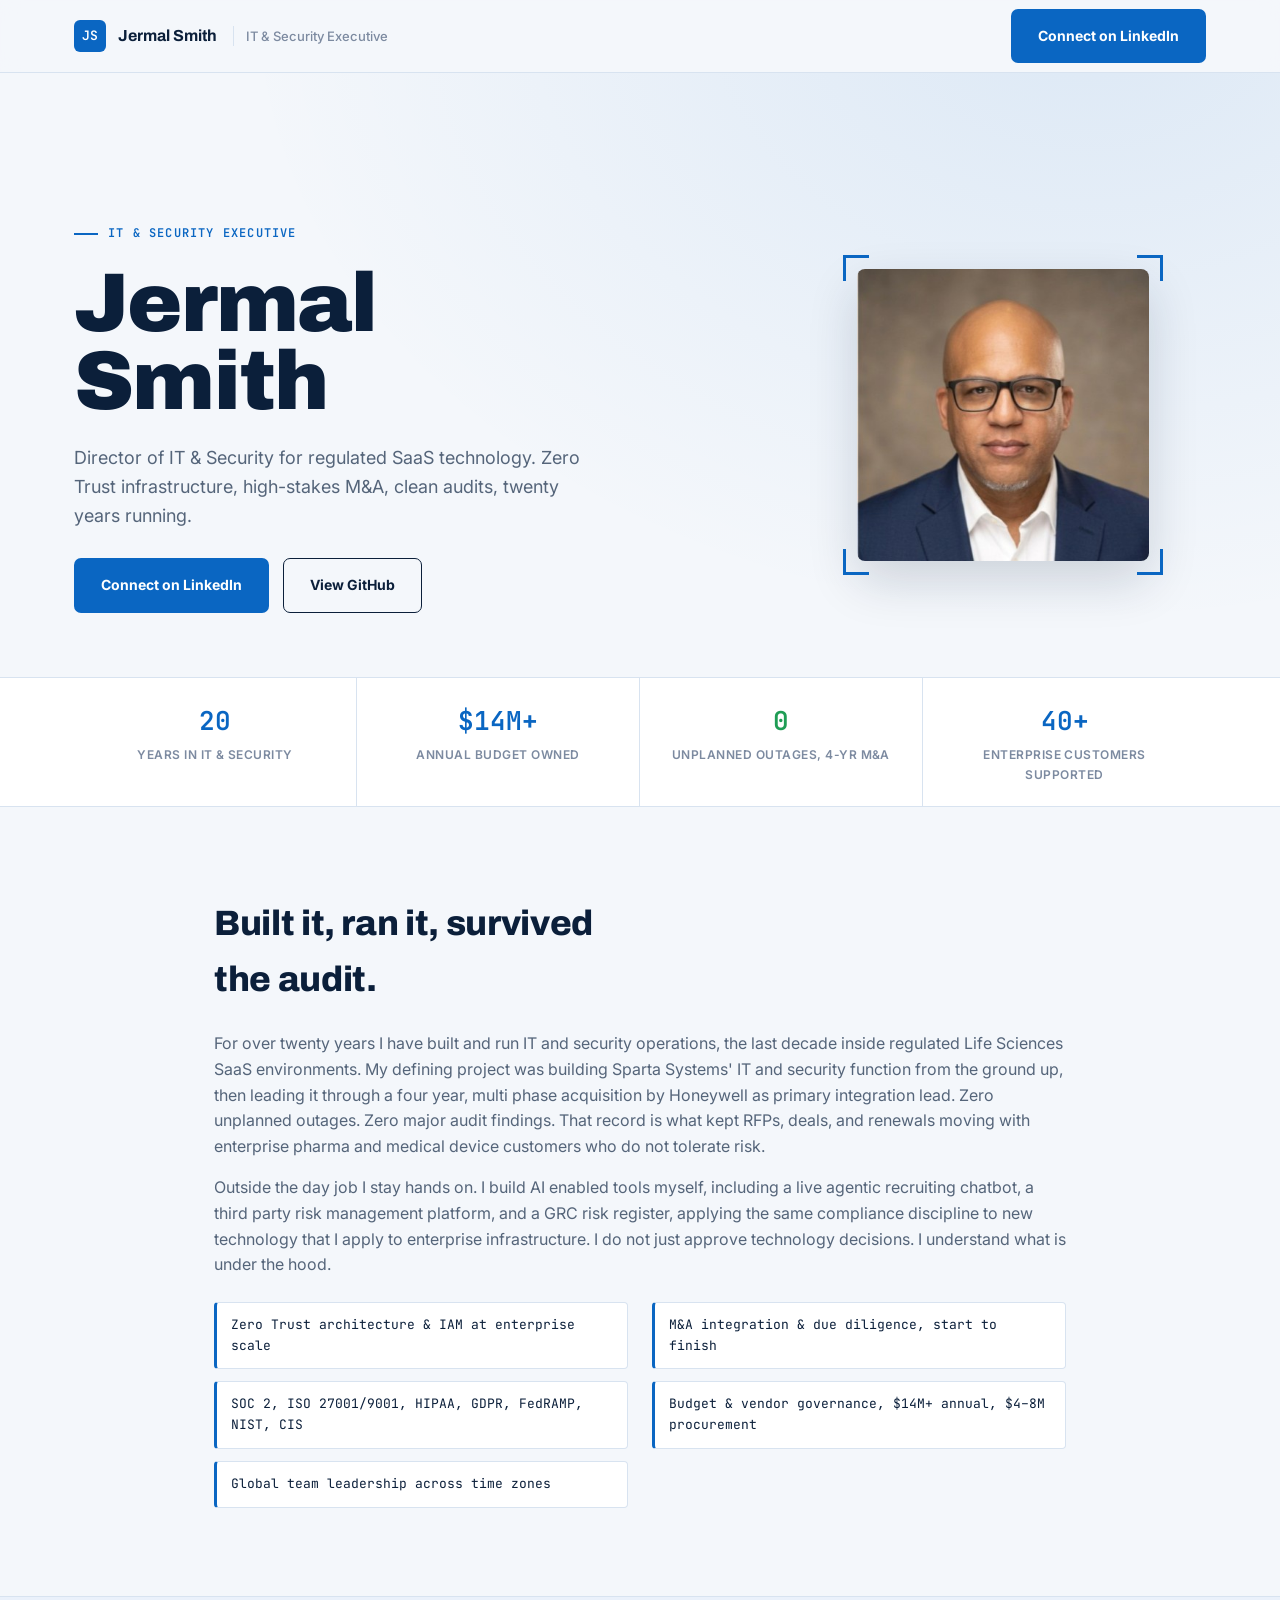
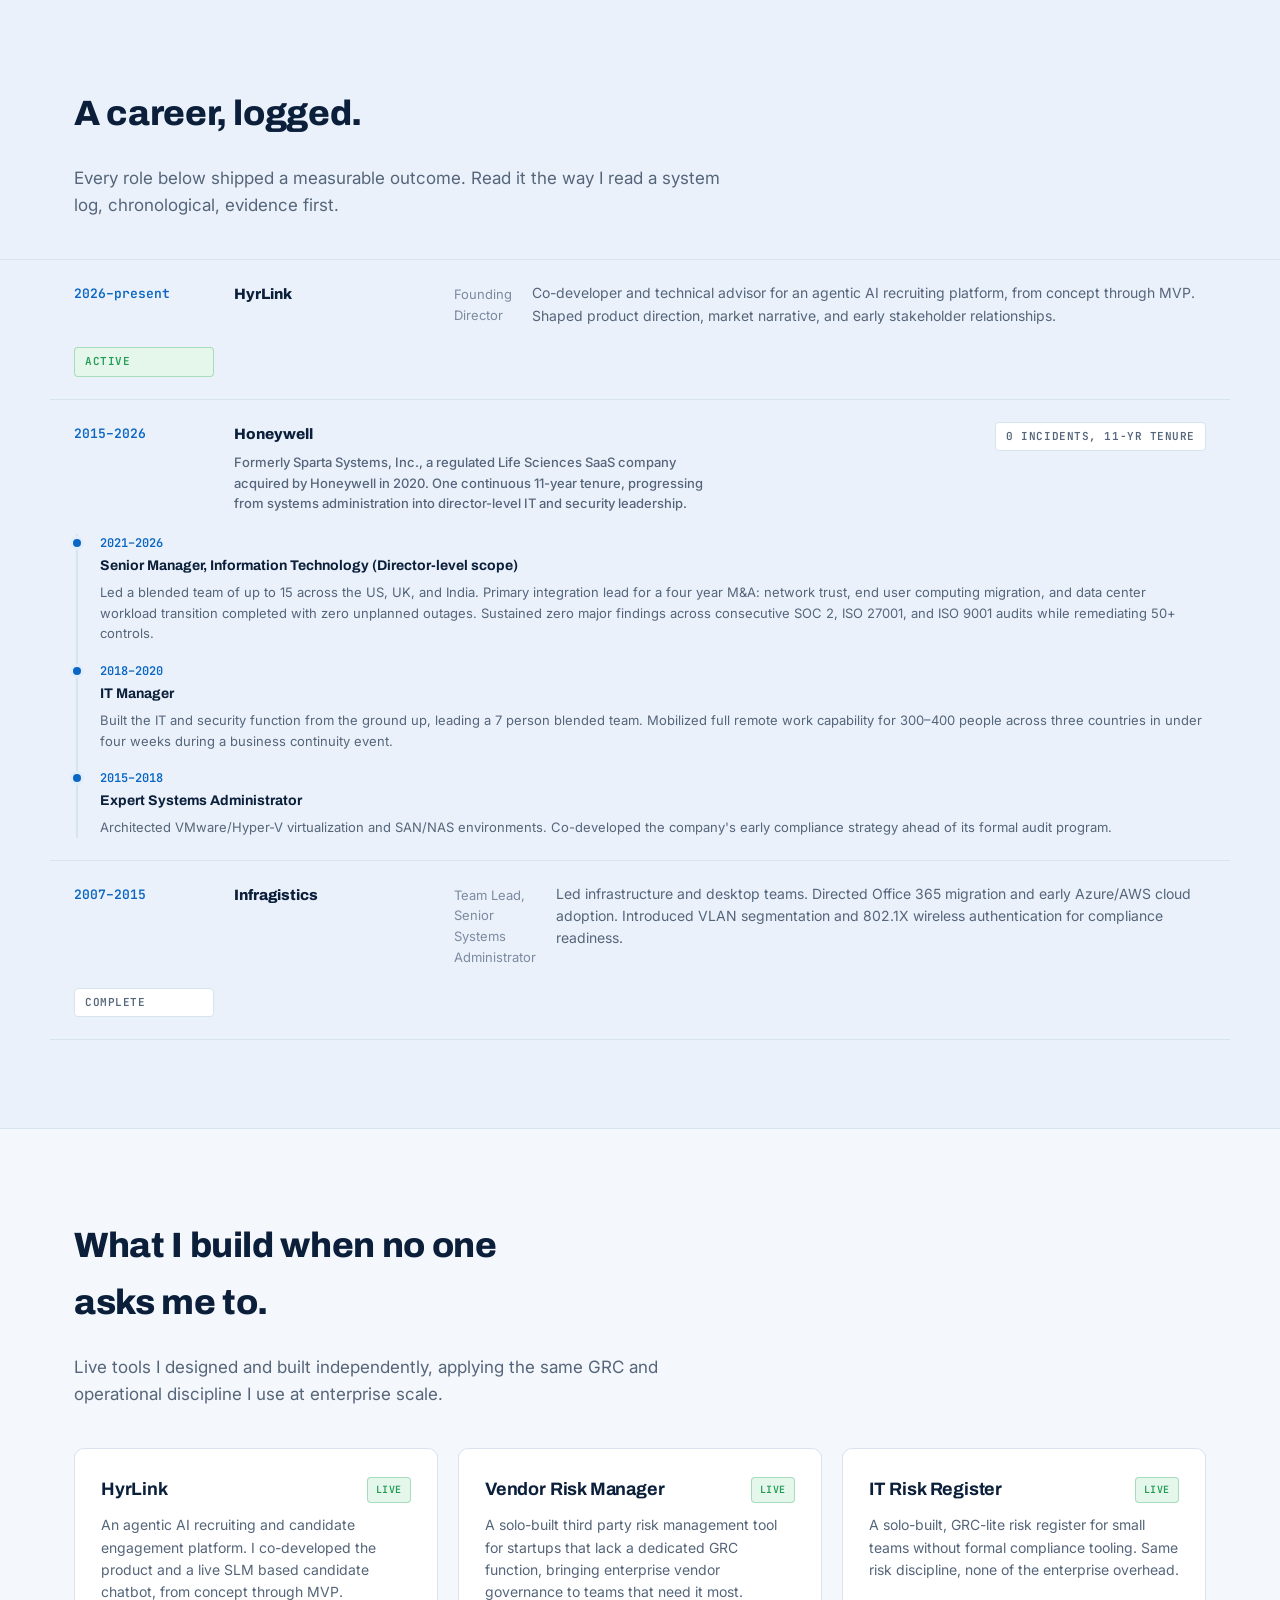
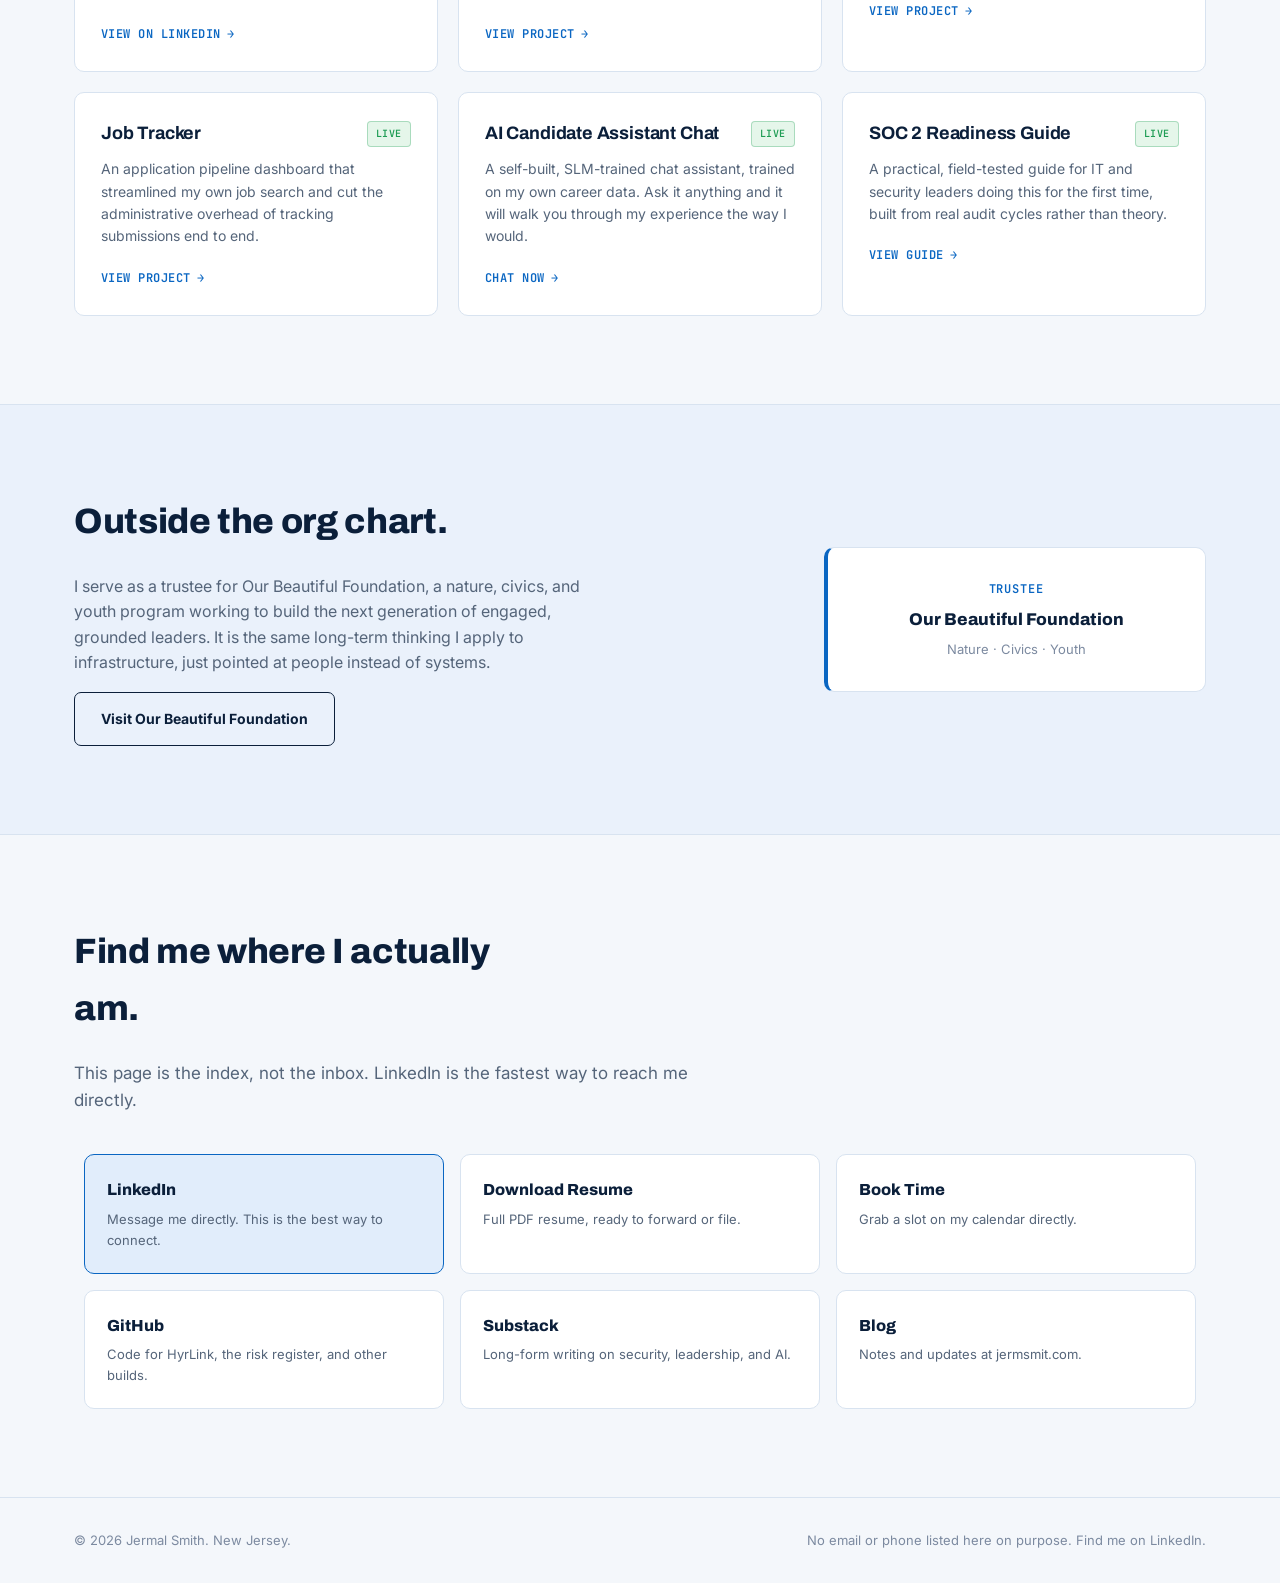
<file: index.html>
<!DOCTYPE html>
<html lang="en">
<head>
<meta charset="UTF-8">
<meta name="viewport" content="width=device-width, initial-scale=1.0">
<title>Jermal Smith — IT & Security Executive</title>
<meta name="description" content="Jermal Smith. Director of IT & Security. Zero Trust architecture, M&A integration, and 20 years leading regulated SaaS technology teams.">

<link rel="preconnect" href="https://fonts.googleapis.com">
<link rel="preconnect" href="https://fonts.gstatic.com" crossorigin>
<link href="https://fonts.googleapis.com/css2?family=Archivo:wght@700;800;900&family=Inter:wght@400;500;600;700&family=JetBrains+Mono:wght@400;500;600&display=swap" rel="stylesheet">

<link rel="stylesheet" href="css/styles.css">
</head>
<body>

<a class="skip-link" href="#main">Skip to main content</a>

<header class="site-header">
  <div class="wrap header-inner">
    <a class="brand" href="#top">
      <span class="brand-mark" aria-hidden="true">JS</span>
      <span class="brand-name">Jermal Smith</span>
      <span class="brand-title">IT &amp; Security Executive</span>
    </a>
    <a class="btn btn-primary btn-ribbon" href="https://www.linkedin.com/in/jermsmit/" target="_blank" rel="noopener">Connect on LinkedIn</a>
  </div>
</header>

<main id="main">

  <!-- HERO -->
  <section id="top" class="hero">
    <div class="wrap hero-grid">
      <div class="hero-copy">
        <p class="eyebrow">
          <span class="eyebrow-dash" aria-hidden="true"></span>
          IT &amp; Security Executive
        </p>
        <h1>Jermal<br>Smith</h1>
        <p class="hero-sub">
          Director of IT &amp; Security for regulated SaaS technology. Zero Trust
          infrastructure, high-stakes M&amp;A, clean audits, twenty years running.
        </p>
        <div class="hero-actions">
          <a class="btn btn-primary" href="https://www.linkedin.com/in/jermsmit/" target="_blank" rel="noopener">Connect on LinkedIn</a>
          <a class="btn btn-ghost" href="https://github.com/jermsmit/" target="_blank" rel="noopener">View GitHub</a>
        </div>
      </div>
      <div class="hero-portrait">
        <div class="portrait-frame">
          <span class="corner corner-tl" aria-hidden="true"></span>
          <span class="corner corner-tr" aria-hidden="true"></span>
          <span class="corner corner-bl" aria-hidden="true"></span>
          <span class="corner corner-br" aria-hidden="true"></span>
          <img src="assets/profile.jpg" alt="Portrait of Jermal Smith" width="440" height="440">
        </div>
      </div>
    </div>

    <div class="status-bar" role="group" aria-label="Career metrics">
      <div class="wrap status-bar-inner">
        <div class="stat">
          <span class="stat-value">20</span>
          <span class="stat-label">years in IT &amp; security</span>
        </div>
        <div class="stat">
          <span class="stat-value">$14M+</span>
          <span class="stat-label">annual budget owned</span>
        </div>
        <div class="stat">
          <span class="stat-value stat-signal">0</span>
          <span class="stat-label">unplanned outages, 4-yr M&amp;A</span>
        </div>
        <div class="stat">
          <span class="stat-value">40+</span>
          <span class="stat-label">enterprise customers supported</span>
        </div>
      </div>
    </div>
  </section>

  <!-- ABOUT -->
  <section id="about" class="section">
    <div class="wrap about-grid">
      <h2 class="section-heading">Built it, ran it, survived the audit.</h2>
      <div class="about-body">
        <p>
          For over twenty years I have built and run IT and security operations, the
          last decade inside regulated Life Sciences SaaS environments. My defining
          project was building Sparta Systems' IT and security function from the
          ground up, then leading it through a four year, multi phase acquisition by
          Honeywell as primary integration lead. Zero unplanned outages. Zero major
          audit findings. That record is what kept RFPs, deals, and renewals moving
          with enterprise pharma and medical device customers who do not tolerate risk.
        </p>
        <p>
          Outside the day job I stay hands on. I build AI enabled tools myself,
          including a live agentic recruiting chatbot, a third party risk management
          platform, and a GRC risk register, applying the same compliance discipline
          to new technology that I apply to enterprise infrastructure. I do not just
          approve technology decisions. I understand what is under the hood.
        </p>
        <ul class="competency-list">
          <li>Zero Trust architecture &amp; IAM at enterprise scale</li>
          <li>M&amp;A integration &amp; due diligence, start to finish</li>
          <li>SOC 2, ISO 27001/9001, HIPAA, GDPR, FedRAMP, NIST, CIS</li>
          <li>Budget &amp; vendor governance, $14M+ annual, $4&#8211;8M procurement</li>
          <li>Global team leadership across time zones</li>
        </ul>
      </div>
    </div>
  </section>

  <!-- TRACK RECORD / LOG STRIP -->
  <section id="record" class="section section-alt">
    <div class="wrap">
      <h2 class="section-heading">A career, logged.</h2>
      <p class="section-lede">
        Every role below shipped a measurable outcome. Read it the way I read a
        system log, chronological, evidence first.
      </p>
    </div>

    <div class="log" role="list">

      <div class="log-entry" role="listitem">
        <span class="log-time">2026&#8211;present</span>
        <span class="log-org">HyrLink</span>
        <span class="log-role">Founding Director</span>
        <p class="log-detail">Co-developer and technical advisor for an agentic AI recruiting platform, from concept through MVP. Shaped product direction, market narrative, and early stakeholder relationships.</p>
        <span class="log-tag log-tag-active">active</span>
      </div>

      <div class="log-entry log-entry-grouped" role="listitem">
        <span class="log-time">2015&#8211;2026</span>
        <div class="log-org-block">
          <span class="log-org">Honeywell</span>
          <span class="log-org-note">Formerly Sparta Systems, Inc., a regulated Life Sciences SaaS company acquired by Honeywell in 2020. One continuous 11-year tenure, progressing from systems administration into director-level IT and security leadership.</span>
        </div>
        <span class="log-tag log-tag-complete">0 incidents, 11-yr tenure</span>

        <div class="log-roles">
          <div class="log-role-item">
            <span class="log-role-time">2021&#8211;2026</span>
            <span class="log-role-title">Senior Manager, Information Technology (Director-level scope)</span>
            <p class="log-role-detail">Led a blended team of up to 15 across the US, UK, and India. Primary integration lead for a four year M&amp;A: network trust, end user computing migration, and data center workload transition completed with zero unplanned outages. Sustained zero major findings across consecutive SOC 2, ISO 27001, and ISO 9001 audits while remediating 50+ controls.</p>
          </div>
          <div class="log-role-item">
            <span class="log-role-time">2018&#8211;2020</span>
            <span class="log-role-title">IT Manager</span>
            <p class="log-role-detail">Built the IT and security function from the ground up, leading a 7 person blended team. Mobilized full remote work capability for 300&#8211;400 people across three countries in under four weeks during a business continuity event.</p>
          </div>
          <div class="log-role-item">
            <span class="log-role-time">2015&#8211;2018</span>
            <span class="log-role-title">Expert Systems Administrator</span>
            <p class="log-role-detail">Architected VMware/Hyper-V virtualization and SAN/NAS environments. Co-developed the company's early compliance strategy ahead of its formal audit program.</p>
          </div>
        </div>
      </div>

      <div class="log-entry" role="listitem">
        <span class="log-time">2007&#8211;2015</span>
        <span class="log-org">Infragistics</span>
        <span class="log-role">Team Lead, Senior Systems Administrator</span>
        <p class="log-detail">Led infrastructure and desktop teams. Directed Office 365 migration and early Azure/AWS cloud adoption. Introduced VLAN segmentation and 802.1X wireless authentication for compliance readiness.</p>
        <span class="log-tag log-tag-complete">complete</span>
      </div>

    </div>
  </section>

  <!-- PROJECTS -->
  <section id="projects" class="section">
    <div class="wrap">
      <h2 class="section-heading">What I build when no one asks me to.</h2>
      <p class="section-lede">
        Live tools I designed and built independently, applying the same GRC and
        operational discipline I use at enterprise scale.
      </p>

      <div class="project-grid">

        <a class="project-card" href="https://www.linkedin.com/company/hyrlink/" target="_blank" rel="noopener">
          <div class="project-top">
            <h3>HyrLink</h3>
            <span class="project-tag">live</span>
          </div>
          <p>An agentic AI recruiting and candidate engagement platform. I co-developed the product and a live SLM based candidate chatbot, from concept through MVP.</p>
          <span class="project-link">View on LinkedIn <span aria-hidden="true">&#8594;</span></span>
        </a>

        <a class="project-card" href="https://jermsmit.github.io/vendor-risk-marketing/" target="_blank" rel="noopener">
          <div class="project-top">
            <h3>Vendor Risk Manager</h3>
            <span class="project-tag">live</span>
          </div>
          <p>A solo-built third party risk management tool for startups that lack a dedicated GRC function, bringing enterprise vendor governance to teams that need it most.</p>
          <span class="project-link">View project <span aria-hidden="true">&#8594;</span></span>
        </a>

        <a class="project-card" href="https://jermsmit.github.io/it-risk-register-marketing/" target="_blank" rel="noopener">
          <div class="project-top">
            <h3>IT Risk Register</h3>
            <span class="project-tag">live</span>
          </div>
          <p>A solo-built, GRC-lite risk register for small teams without formal compliance tooling. Same risk discipline, none of the enterprise overhead.</p>
          <span class="project-link">View project <span aria-hidden="true">&#8594;</span></span>
        </a>

        <a class="project-card" href="https://jermsmit.github.io/job-tracker-marketing/" target="_blank" rel="noopener">
          <div class="project-top">
            <h3>Job Tracker</h3>
            <span class="project-tag">live</span>
          </div>
          <p>An application pipeline dashboard that streamlined my own job search and cut the administrative overhead of tracking submissions end to end.</p>
          <span class="project-link">View project <span aria-hidden="true">&#8594;</span></span>
        </a>

        <a class="project-card" href="https://mr.jermsmit.com/" target="_blank" rel="noopener">
          <div class="project-top">
            <h3>AI Candidate Assistant Chat</h3>
            <span class="project-tag">live</span>
          </div>
          <p>A self-built, SLM-trained chat assistant, trained on my own career data. Ask it anything and it will walk you through my experience the way I would.</p>
          <span class="project-link">Chat now <span aria-hidden="true">&#8594;</span></span>
        </a>

        <a class="project-card" href="https://jermsmit.github.io/soc2-readiness-guide/" target="_blank" rel="noopener">
          <div class="project-top">
            <h3>SOC 2 Readiness Guide</h3>
            <span class="project-tag">live</span>
          </div>
          <p>A practical, field-tested guide for IT and security leaders doing this for the first time, built from real audit cycles rather than theory.</p>
          <span class="project-link">View guide <span aria-hidden="true">&#8594;</span></span>
        </a>

      </div>
    </div>
  </section>

  <!-- COMMUNITY -->
  <section id="community" class="section section-alt">
    <div class="wrap community-grid">
      <div class="community-copy">
        <h2 class="section-heading">Outside the org chart.</h2>
        <p>
          I serve as a trustee for Our Beautiful Foundation, a nature, civics, and
          youth program working to build the next generation of engaged, grounded
          leaders. It is the same long-term thinking I apply to infrastructure,
          just pointed at people instead of systems.
        </p>
        <a class="btn btn-ghost" href="https://america.ourbeautiful.org/" target="_blank" rel="noopener">Visit Our Beautiful Foundation</a>
      </div>
      <div class="community-badge" aria-hidden="true">
        <span class="badge-role">Trustee</span>
        <span class="badge-org">Our Beautiful Foundation</span>
        <span class="badge-focus">Nature &middot; Civics &middot; Youth</span>
      </div>
    </div>
  </section>

  <!-- CONNECT -->
  <section id="connect" class="section connect-section">
    <div class="wrap">
      <h2 class="section-heading">Find me where I actually am.</h2>
      <p class="section-lede">
        This page is the index, not the inbox. LinkedIn is the fastest way to
        reach me directly.
      </p>

      <div class="connect-grid">
        <a class="connect-card connect-primary" href="https://www.linkedin.com/in/jermsmit/" target="_blank" rel="noopener">
          <span class="connect-label">LinkedIn</span>
          <span class="connect-desc">Message me directly. This is the best way to connect.</span>
        </a>
        <a class="connect-card" href="assets/jermal_smith_resume.pdf" download="Jermal_Smith_Resume.pdf">
          <span class="connect-label">Download Resume</span>
          <span class="connect-desc">Full PDF resume, ready to forward or file.</span>
        </a>
        <a class="connect-card" href="https://calendly.com/jermalsmith/" target="_blank" rel="noopener">
          <span class="connect-label">Book Time</span>
          <span class="connect-desc">Grab a slot on my calendar directly.</span>
        </a>
        <a class="connect-card" href="https://github.com/jermsmit/" target="_blank" rel="noopener">
          <span class="connect-label">GitHub</span>
          <span class="connect-desc">Code for HyrLink, the risk register, and other builds.</span>
        </a>
        <a class="connect-card" href="https://jermsmit.substack.com/" target="_blank" rel="noopener">
          <span class="connect-label">Substack</span>
          <span class="connect-desc">Long-form writing on security, leadership, and AI.</span>
        </a>
        <a class="connect-card" href="https://www.jermsmit.com" target="_blank" rel="noopener">
          <span class="connect-label">Blog</span>
          <span class="connect-desc">Notes and updates at jermsmit.com.</span>
        </a>
      </div>
    </div>
  </section>

</main>

<footer class="site-footer">
  <div class="wrap footer-inner">
    <p>&copy; <span id="year"></span> Jermal Smith. New Jersey.</p>
    <p class="footer-note">No email or phone listed here on purpose. Find me on LinkedIn.</p>
  </div>
</footer>

<script src="js/main.js"></script>
</body>
</html>
</file>
<file: css/styles.css>
/* ============================================================
   Jermal Smith — whois.jermsmit.com
   Design system: "Reticle / Corporate" — bold type, LinkedIn-blue
   ============================================================ */

:root {
  /* Color tokens */
  --bg: #f4f7fb;
  --bg-alt: #eaf1fb;
  --panel: #ffffff;
  --line: #d8e3f0;
  --ink: #0b1f3a;
  --dim: #55657a;
  --dim-2: #7c8aa0;
  --accent: #0a66c2;
  --accent-dark: #084d94;
  --accent-soft: #e1edfb;
  --signal: #1f9d55;
  --signal-soft: #e5f6ea;

  /* Type */
  --font-display: 'Archivo', 'Segoe UI', sans-serif;
  --font-body: 'Inter', 'Segoe UI', sans-serif;
  --font-mono: 'JetBrains Mono', 'Courier New', monospace;

  /* Layout */
  --wrap: 1180px;
  --radius: 10px;
}

* { box-sizing: border-box; }

html { scroll-behavior: smooth; }

@media (prefers-reduced-motion: reduce) {
  html { scroll-behavior: auto; }
  * { animation-duration: 0.01ms !important; animation-iteration-count: 1 !important; transition-duration: 0.01ms !important; }
}

body {
  margin: 0;
  background: var(--bg);
  color: var(--ink);
  font-family: var(--font-body);
  line-height: 1.6;
  -webkit-font-smoothing: antialiased;
}

h1, h2, h3 {
  font-family: var(--font-display);
  color: var(--ink);
  margin: 0 0 0.5em;
  letter-spacing: -0.01em;
}

p { margin: 0 0 1em; color: var(--dim); }

a { color: inherit; }

img { max-width: 100%; display: block; }

.wrap {
  max-width: var(--wrap);
  margin: 0 auto;
  padding: 0 24px;
}

.skip-link {
  position: absolute;
  left: -9999px;
  top: 0;
  background: var(--accent);
  color: #fff;
  padding: 12px 20px;
  z-index: 100;
  font-family: var(--font-mono);
  font-weight: 600;
}
.skip-link:focus { left: 24px; top: 24px; }

:focus-visible {
  outline: 2px solid var(--accent);
  outline-offset: 3px;
}

/* ---------- Header ---------- */

.site-header {
  position: sticky;
  top: 0;
  z-index: 50;
  background: rgba(244, 247, 251, 0.9);
  backdrop-filter: blur(10px);
  border-bottom: 1px solid var(--line);
}

.header-inner {
  display: flex;
  align-items: center;
  justify-content: space-between;
  height: 72px;
}

.brand {
  display: flex;
  align-items: center;
  gap: 12px;
  text-decoration: none;
}

.brand-mark {
  font-family: var(--font-mono);
  font-weight: 600;
  font-size: 13px;
  color: #fff;
  background: var(--accent);
  width: 32px;
  height: 32px;
  display: flex;
  align-items: center;
  justify-content: center;
  border-radius: 6px;
}

.brand-name {
  font-family: var(--font-display);
  font-weight: 700;
  color: var(--ink);
  font-size: 16px;
}

.brand-title {
  font-size: 13px;
  color: var(--dim-2);
  font-weight: 500;
  padding-left: 12px;
  margin-left: 4px;
  border-left: 1px solid var(--line);
}

.btn-ribbon {
  padding: 10px 20px;
  font-size: 13px;
}

@media (max-width: 640px) {
  .brand-title { display: none; }
  .btn-ribbon { padding: 9px 14px; font-size: 12px; }
}

/* ---------- Hero ---------- */

.hero {
  padding-top: 72px;
  border-bottom: 1px solid var(--line);
  background:
    radial-gradient(ellipse at 85% -10%, rgba(10,102,194,0.10), transparent 55%),
    var(--bg);
}

.hero-grid {
  display: grid;
  grid-template-columns: 1.25fr 0.75fr;
  gap: 48px;
  align-items: center;
  padding: 72px 24px 64px;
}

.eyebrow {
  display: inline-flex;
  align-items: center;
  gap: 10px;
  font-family: var(--font-mono);
  font-size: 12px;
  letter-spacing: 0.1em;
  text-transform: uppercase;
  color: var(--accent);
  margin-bottom: 20px;
  font-weight: 600;
}
.eyebrow-dash { width: 24px; height: 2px; background: var(--accent); }

.hero h1 {
  font-family: var(--font-display);
  font-weight: 900;
  font-size: clamp(2.8rem, 6.5vw, 5.4rem);
  line-height: 0.94;
  letter-spacing: -0.02em;
  margin-bottom: 24px;
}

.hero-sub {
  font-size: 18px;
  max-width: 48ch;
  color: var(--dim);
}

.hero-actions { display: flex; gap: 14px; margin-top: 28px; flex-wrap: wrap; }

.btn {
  display: inline-flex;
  align-items: center;
  justify-content: center;
  padding: 15px 26px;
  border-radius: 7px;
  font-weight: 700;
  font-size: 14px;
  text-decoration: none;
  transition: transform 0.15s ease, background 0.15s ease, border-color 0.15s ease;
  border: 1px solid transparent;
}
.btn:hover { transform: translateY(-1px); }

.btn-primary { background: var(--accent); color: #fff; }
.btn-primary:hover { background: var(--accent-dark); }

.btn-ghost { border-color: var(--ink); color: var(--ink); }
.btn-ghost:hover { border-color: var(--accent); color: var(--accent); }

.hero-portrait { justify-self: center; }

.portrait-frame {
  position: relative;
  width: min(320px, 78vw);
  height: min(320px, 78vw);
  padding: 14px;
}
.portrait-frame img {
  width: 100%;
  height: 100%;
  object-fit: cover;
  border-radius: 8px;
  box-shadow: 0 20px 50px rgba(11,31,58,0.16);
}
.corner {
  position: absolute;
  width: 26px;
  height: 26px;
  border: 3px solid var(--accent);
}
.corner-tl { top: 0; left: 0; border-right: none; border-bottom: none; }
.corner-tr { top: 0; right: 0; border-left: none; border-bottom: none; }
.corner-bl { bottom: 0; left: 0; border-right: none; border-top: none; }
.corner-br { bottom: 0; right: 0; border-left: none; border-top: none; }

@media (max-width: 860px) {
  .hero-grid { grid-template-columns: 1fr; text-align: center; padding-top: 48px; }
  .hero-sub { max-width: 100%; margin-left: auto; margin-right: auto; }
  .eyebrow { justify-content: center; }
  .hero-actions { justify-content: center; }
  .hero-portrait { order: -1; }
}

.status-bar { border-top: 1px solid var(--line); background: var(--panel); }
.status-bar-inner { display: grid; grid-template-columns: repeat(4, 1fr); }
.stat { padding: 22px 20px; border-right: 1px solid var(--line); text-align: center; }
.stat:last-child { border-right: none; }
.stat-value {
  display: block;
  font-family: var(--font-mono);
  font-size: 26px;
  font-weight: 600;
  color: var(--accent);
}
.stat-signal { color: var(--signal); }
.stat-label {
  display: block;
  font-size: 12px;
  color: var(--dim-2);
  margin-top: 4px;
  text-transform: uppercase;
  letter-spacing: 0.04em;
  font-weight: 600;
}

@media (max-width: 700px) {
  .status-bar-inner { grid-template-columns: repeat(2, 1fr); }
  .stat { border-bottom: 1px solid var(--line); }
}

/* ---------- Sections ---------- */

.section { padding: 88px 0; }
.section-alt { background: var(--bg-alt); border-top: 1px solid var(--line); border-bottom: 1px solid var(--line); }

.section-heading {
  font-size: clamp(1.7rem, 3vw, 2.2rem);
  margin-bottom: 24px;
  max-width: 20ch;
  font-weight: 800;
}
.section-lede { max-width: 60ch; font-size: 17px; margin-bottom: 40px; }

/* ---------- About ---------- */

.about-grid { max-width: 900px; }
.about-body p { font-size: 16px; }

.competency-list {
  list-style: none;
  padding: 0;
  margin: 24px 0 0;
  display: grid;
  grid-template-columns: 1fr 1fr;
  gap: 12px 24px;
}
.competency-list li {
  font-family: var(--font-mono);
  font-size: 13px;
  color: var(--ink);
  padding: 12px 14px;
  background: var(--panel);
  border: 1px solid var(--line);
  border-left: 3px solid var(--accent);
  border-radius: 4px;
}
@media (max-width: 640px) { .competency-list { grid-template-columns: 1fr; } }

/* ---------- Log strip ---------- */

.log { border-top: 1px solid var(--line); }
.log-entry {
  display: grid;
  grid-template-columns: 140px 200px 1fr auto;
  gap: 20px;
  align-items: start;
  padding: 22px 24px;
  max-width: var(--wrap);
  margin: 0 auto;
  border-bottom: 1px solid var(--line);
}
.log-time { font-family: var(--font-mono); font-size: 13px; color: var(--accent); font-weight: 600; padding-top: 2px; }
.log-org { font-family: var(--font-display); font-weight: 800; color: var(--ink); font-size: 15px; }
.log-role { display: block; font-size: 13px; color: var(--dim-2); margin-top: 2px; }
.log-detail { font-size: 14px; color: var(--dim); margin: 0; }
.log-tag {
  font-family: var(--font-mono);
  font-size: 11px;
  text-transform: uppercase;
  letter-spacing: 0.05em;
  padding: 5px 10px;
  border-radius: 4px;
  height: fit-content;
  white-space: nowrap;
  font-weight: 600;
}
.log-tag-active { color: var(--signal); background: var(--signal-soft); border: 1px solid rgba(31,157,85,0.3); }
.log-tag-complete { color: var(--dim); background: var(--panel); border: 1px solid var(--line); }

/* Grouped entry: one continuous employer, multiple roles nested inside */
.log-entry-grouped {
  grid-template-columns: 140px 1fr auto;
  row-gap: 6px;
}
.log-org-block { display: flex; flex-direction: column; gap: 6px; }
.log-org-note { font-size: 13px; color: var(--dim); font-weight: 500; max-width: 62ch; }
.log-entry-grouped .log-tag { align-self: start; }

.log-roles {
  grid-column: 1 / -1;
  margin-top: 14px;
  margin-left: 2px;
  padding-left: 22px;
  border-left: 2px solid var(--line);
  display: flex;
  flex-direction: column;
  gap: 18px;
}
.log-role-item { position: relative; }
.log-role-item::before {
  content: '';
  position: absolute;
  left: -27px;
  top: 5px;
  width: 8px;
  height: 8px;
  border-radius: 50%;
  background: var(--accent);
  box-shadow: 0 0 0 3px var(--accent-soft);
}
.log-role-time {
  display: block;
  font-family: var(--font-mono);
  font-size: 12px;
  color: var(--accent);
  font-weight: 600;
  margin-bottom: 2px;
}
.log-role-title {
  display: block;
  font-family: var(--font-display);
  font-weight: 700;
  color: var(--ink);
  font-size: 14px;
  margin-bottom: 4px;
}
.log-role-detail { font-size: 13px; color: var(--dim); margin: 0; }

@media (max-width: 900px) {
  .log-entry-grouped { grid-template-columns: 1fr; }
  .log-roles { margin-left: 0; }
}

@media (max-width: 900px) {
  .log-entry { grid-template-columns: 1fr; gap: 6px; }
  .log-tag { justify-self: start; margin-top: 4px; }
}

/* ---------- Projects ---------- */

.project-grid { display: grid; grid-template-columns: repeat(3, 1fr); gap: 20px; }
.project-card {
  display: block;
  text-decoration: none;
  background: var(--panel);
  border: 1px solid var(--line);
  border-radius: var(--radius);
  padding: 26px;
  transition: border-color 0.15s ease, transform 0.15s ease, box-shadow 0.15s ease;
}
.project-card:hover, .project-card:focus-visible {
  border-color: var(--accent);
  transform: translateY(-2px);
  box-shadow: 0 12px 28px rgba(11,31,58,0.10);
}
.project-card-pending {
  background: var(--bg-alt);
  border-style: dashed;
}
.project-card-pending:hover { border-color: var(--line); transform: none; box-shadow: none; }
.project-top { display: flex; align-items: center; justify-content: space-between; margin-bottom: 10px; gap: 10px; }
.project-card h3 { font-size: 18px; margin: 0; }
.project-tag {
  font-family: var(--font-mono);
  font-size: 10px;
  text-transform: uppercase;
  letter-spacing: 0.06em;
  color: var(--signal);
  background: var(--signal-soft);
  border: 1px solid rgba(31,157,85,0.3);
  padding: 4px 8px;
  border-radius: 4px;
  font-weight: 600;
  white-space: nowrap;
}
.project-tag-pending {
  color: var(--accent);
  background: var(--accent-soft);
  border-color: rgba(10,102,194,0.3);
}
.project-card p { font-size: 14px; margin: 0 0 16px; }
.project-link {
  display: inline-flex;
  align-items: center;
  gap: 6px;
  font-family: var(--font-mono);
  font-size: 12px;
  font-weight: 600;
  color: var(--accent);
  text-transform: uppercase;
  letter-spacing: 0.04em;
}
.project-link span { transition: transform 0.15s ease; }
.project-card:hover .project-link span,
.project-card:focus-visible .project-link span { transform: translateX(4px); }
.project-link-pending { color: var(--dim-2); }

@media (max-width: 900px) { .project-grid { grid-template-columns: repeat(2, 1fr); } }
@media (max-width: 620px) { .project-grid { grid-template-columns: 1fr; } }

/* ---------- Community ---------- */

.community-grid { display: grid; grid-template-columns: 1.3fr 0.7fr; gap: 40px; align-items: center; }
.community-copy p { font-size: 16px; max-width: 55ch; }

.community-badge {
  background: var(--panel);
  border: 1px solid var(--line);
  border-left: 4px solid var(--accent);
  border-radius: var(--radius);
  padding: 32px 24px;
  display: flex;
  flex-direction: column;
  gap: 6px;
  text-align: center;
}
.badge-role { font-family: var(--font-mono); font-size: 12px; text-transform: uppercase; letter-spacing: 0.08em; color: var(--accent); font-weight: 600; }
.badge-org { font-family: var(--font-display); font-weight: 800; color: var(--ink); font-size: 17px; }
.badge-focus { font-size: 13px; color: var(--dim-2); }

@media (max-width: 800px) { .community-grid { grid-template-columns: 1fr; } }

/* ---------- Connect ---------- */

.connect-grid { display: flex; flex-wrap: wrap; justify-content: center; gap: 16px; }
.connect-card {
  display: flex;
  flex-direction: column;
  gap: 6px;
  text-decoration: none;
  background: var(--panel);
  border: 1px solid var(--line);
  border-radius: var(--radius);
  padding: 22px;
  transition: border-color 0.15s ease, transform 0.15s ease;
  flex: 1 1 300px;
  max-width: 360px;
}
.connect-card:hover { border-color: var(--accent); transform: translateY(-2px); }
.connect-primary { background: var(--accent-soft); border-color: var(--accent); }
.connect-label { font-family: var(--font-display); font-weight: 800; color: var(--ink); font-size: 16px; }
.connect-desc { font-size: 13px; color: var(--dim); }

@media (max-width: 480px) { .connect-card { flex-basis: 100%; max-width: 100%; } }

/* ---------- Footer ---------- */

.site-footer { border-top: 1px solid var(--line); padding: 32px 0; }
.footer-inner { display: flex; justify-content: space-between; flex-wrap: wrap; gap: 8px; font-size: 13px; color: var(--dim-2); }
.footer-inner p { margin: 0; color: var(--dim-2); }
</file>
